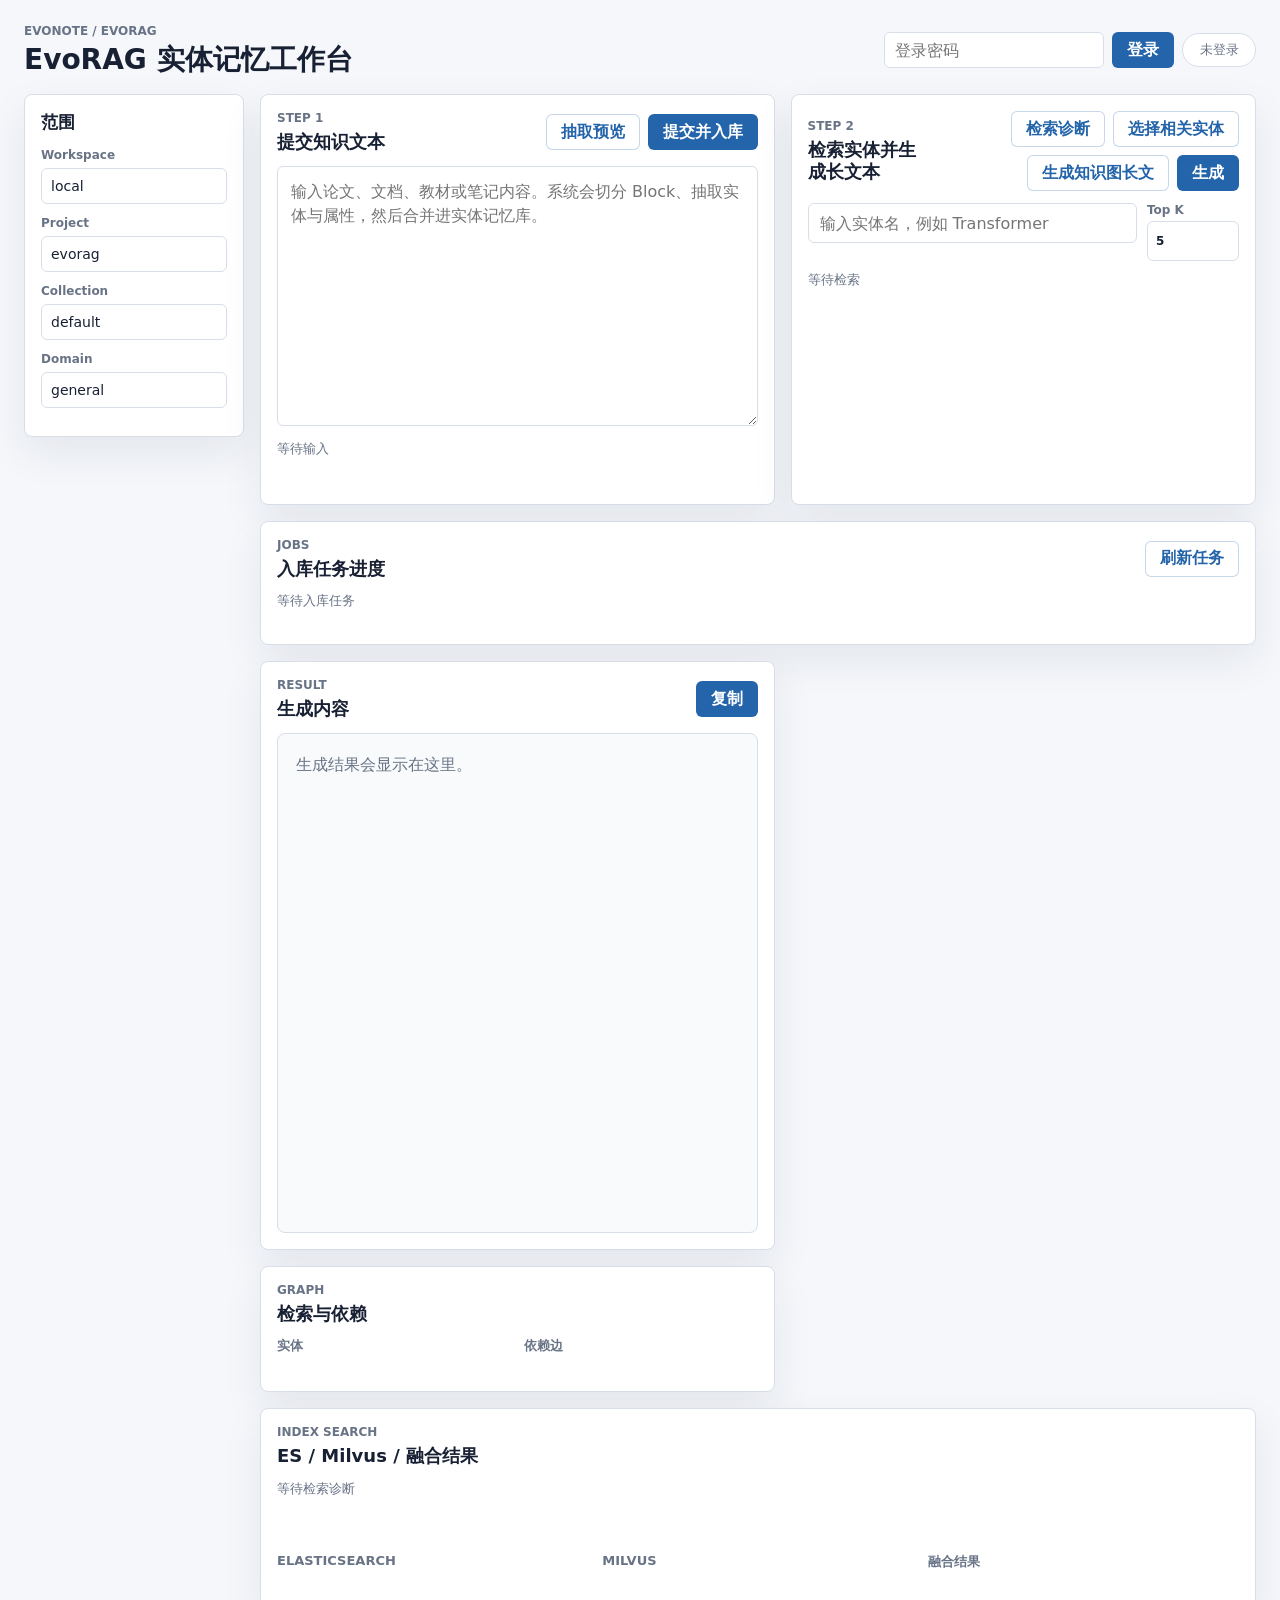
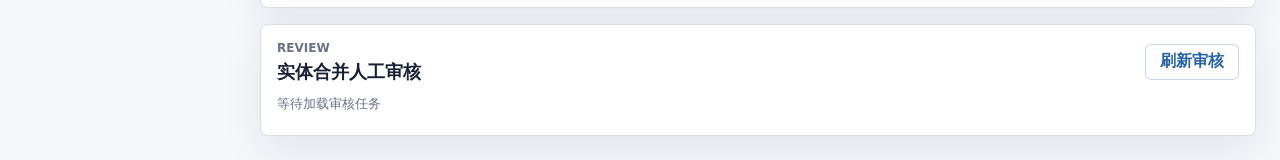
<file: backend/python/app/EvoRAG/frontend/index.html>
<!doctype html>
<html lang="zh-CN">
  <head>
    <meta charset="UTF-8" />
    <meta name="viewport" content="width=device-width, initial-scale=1.0" />
    <title>EvoRAG 工作台</title>
    <link rel="stylesheet" href="./styles.css?v=20260927-observability" />
  </head>
  <body>
    <main class="shell">
      <header class="topbar">
        <div>
          <p class="eyebrow">Evonote / EvoRAG</p>
          <h1>EvoRAG 实体记忆工作台</h1>
        </div>
        <form class="auth-bar" id="auth-form">
          <input id="password" type="password" autocomplete="current-password" placeholder="登录密码" />
          <button type="submit">登录</button>
          <span id="auth-state" class="state-pill">未登录</span>
        </form>
      </header>

      <section class="workspace">
        <aside class="side-panel">
          <h2>范围</h2>
          <label>
            Workspace
            <input id="workspace-id" value="local" />
          </label>
          <label>
            Project
            <input id="project-id" value="evorag" />
          </label>
          <label>
            Collection
            <input id="collection-id" value="default" />
          </label>
          <label>
            Domain
            <input id="domain" value="general" />
          </label>
        </aside>

        <section class="main-grid">
          <section class="panel ingest-panel">
            <div class="panel-head">
              <div>
                <p class="eyebrow">Step 1</p>
                <h2>提交知识文本</h2>
              </div>
              <div class="action-buttons">
                <button id="extract-btn" class="secondary-button" type="button">抽取预览</button>
                <button id="ingest-btn" type="button">提交并入库</button>
              </div>
            </div>
            <textarea
              id="knowledge-text"
              spellcheck="false"
              placeholder="输入论文、文档、教材或笔记内容。系统会切分 Block、抽取实体与属性，然后合并进实体记忆库。"
            ></textarea>
            <div class="status-line" id="ingest-status">等待输入</div>
            <div class="entity-strip" id="extracted-entities"></div>
            <div class="preprocess-details" id="preprocess-details"></div>
          </section>

          <section class="panel query-panel">
            <div class="panel-head">
              <div>
                <p class="eyebrow">Step 2</p>
                <h2>检索实体并生成长文本</h2>
              </div>
              <div class="action-buttons">
                <button id="index-search-btn" class="secondary-button" type="button">检索诊断</button>
                <button id="graph-candidates-btn" class="secondary-button" type="button">选择相关实体</button>
                <button id="graph-generate-btn" class="secondary-button" type="button">生成知识图长文</button>
                <button id="query-btn" type="button">生成</button>
              </div>
            </div>
            <div class="query-row">
              <input id="entity-query" placeholder="输入实体名，例如 Transformer" />
              <label class="topk-control">
                Top K
                <input id="top-k" type="number" min="1" max="20" value="5" />
              </label>
            </div>
            <div class="status-line" id="query-status">等待检索</div>
            <div id="graph-candidates" class="graph-candidate-list"></div>
          </section>

          <section class="panel job-panel">
            <div class="panel-head">
              <div>
                <p class="eyebrow">Jobs</p>
                <h2>入库任务进度</h2>
              </div>
              <button id="jobs-refresh-btn" class="secondary-button" type="button">刷新任务</button>
            </div>
            <div class="status-line" id="jobs-status">等待入库任务</div>
            <div id="worker-summary" class="worker-summary"></div>
            <div id="job-progress" class="job-progress"></div>
            <div id="job-list" class="job-list"></div>
          </section>

          <section class="panel output-panel">
            <div class="panel-head">
              <div>
                <p class="eyebrow">Result</p>
                <h2>生成内容</h2>
              </div>
              <button id="copy-answer-btn" type="button">复制</button>
            </div>
            <article id="answer" class="answer empty">生成结果会显示在这里。</article>
          </section>

          <section class="panel graph-panel">
            <div class="panel-head">
              <div>
                <p class="eyebrow">Graph</p>
                <h2>检索与依赖</h2>
              </div>
            </div>
            <div class="graph-columns">
              <div>
                <h3>实体</h3>
                <div id="retrieved-entities" class="list"></div>
              </div>
              <div>
                <h3>依赖边</h3>
                <div id="graph-edges" class="list"></div>
              </div>
            </div>
            <div id="warnings" class="warnings"></div>
          </section>

          <section class="panel index-panel">
            <div class="panel-head">
              <div>
                <p class="eyebrow">Index Search</p>
                <h2>ES / Milvus / 融合结果</h2>
              </div>
            </div>
            <div class="status-line" id="index-search-status">等待检索诊断</div>
            <div id="backend-status" class="backend-status"></div>
            <div id="index-timings" class="timing-grid"></div>
            <div class="index-columns">
              <div>
                <h3>Elasticsearch</h3>
                <div id="es-results" class="index-list"></div>
              </div>
              <div>
                <h3>Milvus</h3>
                <div id="milvus-results" class="index-list"></div>
              </div>
              <div>
                <h3>融合结果</h3>
                <div id="fused-results" class="index-list"></div>
              </div>
            </div>
            <div id="index-warnings" class="warnings"></div>
          </section>

          <section class="panel review-panel">
            <div class="panel-head">
              <div>
                <p class="eyebrow">Review</p>
                <h2>实体合并人工审核</h2>
              </div>
              <button id="review-refresh-btn" class="secondary-button" type="button">刷新审核</button>
            </div>
            <div class="status-line" id="review-status">等待加载审核任务</div>
            <div id="review-tasks" class="review-list"></div>
          </section>
        </section>
      </section>
    </main>
    <script src="./app.js?v=20260927-observability"></script>
  </body>
</html>
</file>
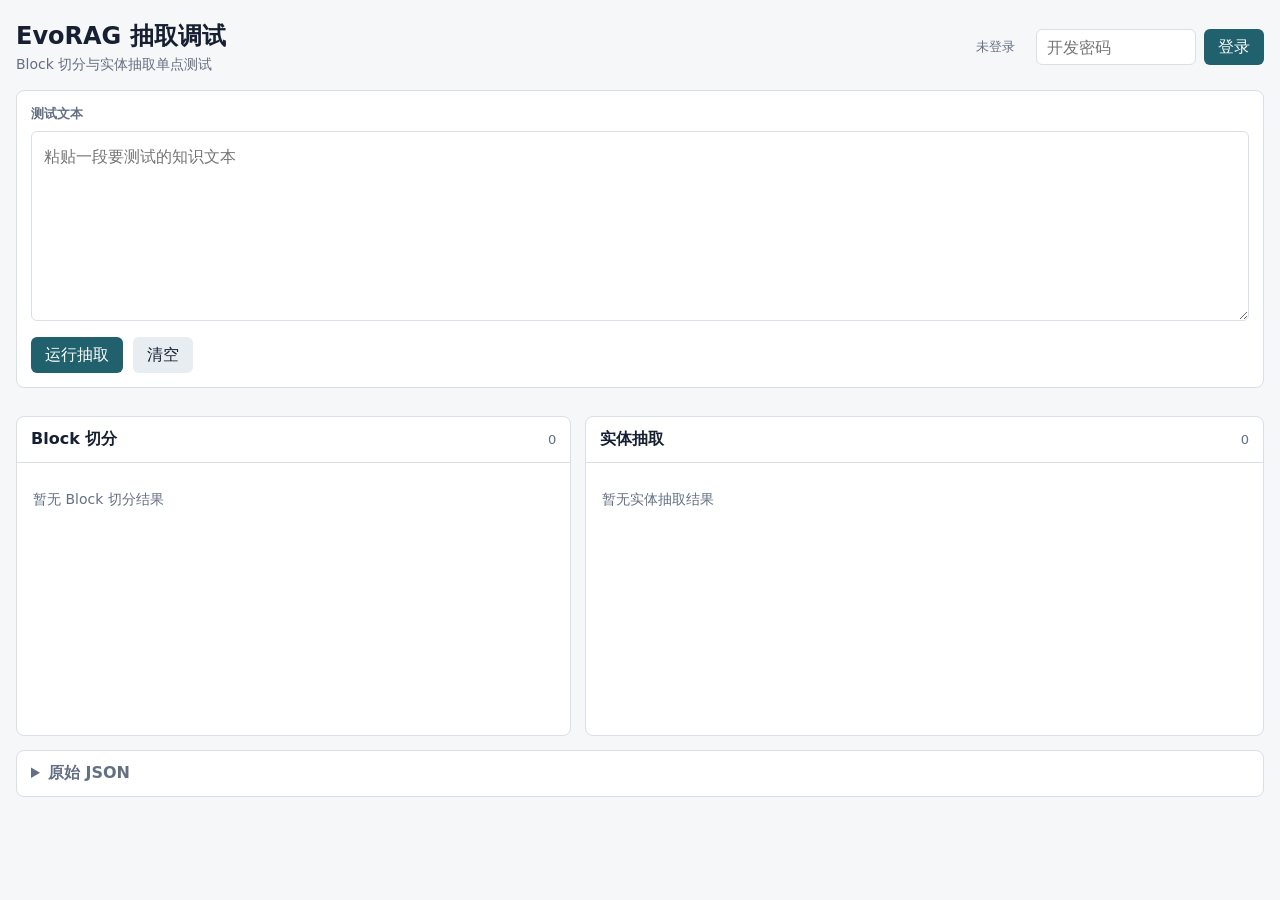
<file: backend/python/app/EvoRAG/frontend/debug/extract/index.html>
<!doctype html>
<html lang="zh-CN">
  <head>
    <meta charset="utf-8" />
    <meta name="viewport" content="width=device-width, initial-scale=1" />
    <title>EvoRAG 抽取调试</title>
    <link rel="stylesheet" href="./styles.css" />
  </head>
  <body>
    <main class="debug-shell">
      <header class="topbar">
        <div>
          <h1>EvoRAG 抽取调试</h1>
          <p>Block 切分与实体抽取单点测试</p>
        </div>
        <form id="auth-form" class="auth-form">
          <span id="auth-state">未登录</span>
          <input id="password" type="password" autocomplete="current-password" placeholder="开发密码" />
          <button type="submit">登录</button>
        </form>
      </header>

      <section class="input-band">
        <label for="knowledge-text">测试文本</label>
        <textarea id="knowledge-text" spellcheck="false" placeholder="粘贴一段要测试的知识文本"></textarea>
        <div class="action-row">
          <button id="extract-btn" type="button">运行抽取</button>
          <button id="clear-btn" type="button" class="secondary-button">清空</button>
          <span id="status-line" class="status-line"></span>
        </div>
      </section>

      <section class="summary-strip" id="summary-strip"></section>

      <section class="result-grid">
        <div class="result-panel">
          <header>
            <h2>Block 切分</h2>
            <span id="block-count">0</span>
          </header>
          <div id="block-output" class="output-list"></div>
        </div>

        <div class="result-panel">
          <header>
            <h2>实体抽取</h2>
            <span id="entity-count">0</span>
          </header>
          <div id="entity-output" class="output-list"></div>
        </div>
      </section>

      <details class="raw-panel">
        <summary>原始 JSON</summary>
        <pre id="raw-json"></pre>
      </details>
    </main>

    <script type="module" src="./app.js"></script>
  </body>
</html>
</file>
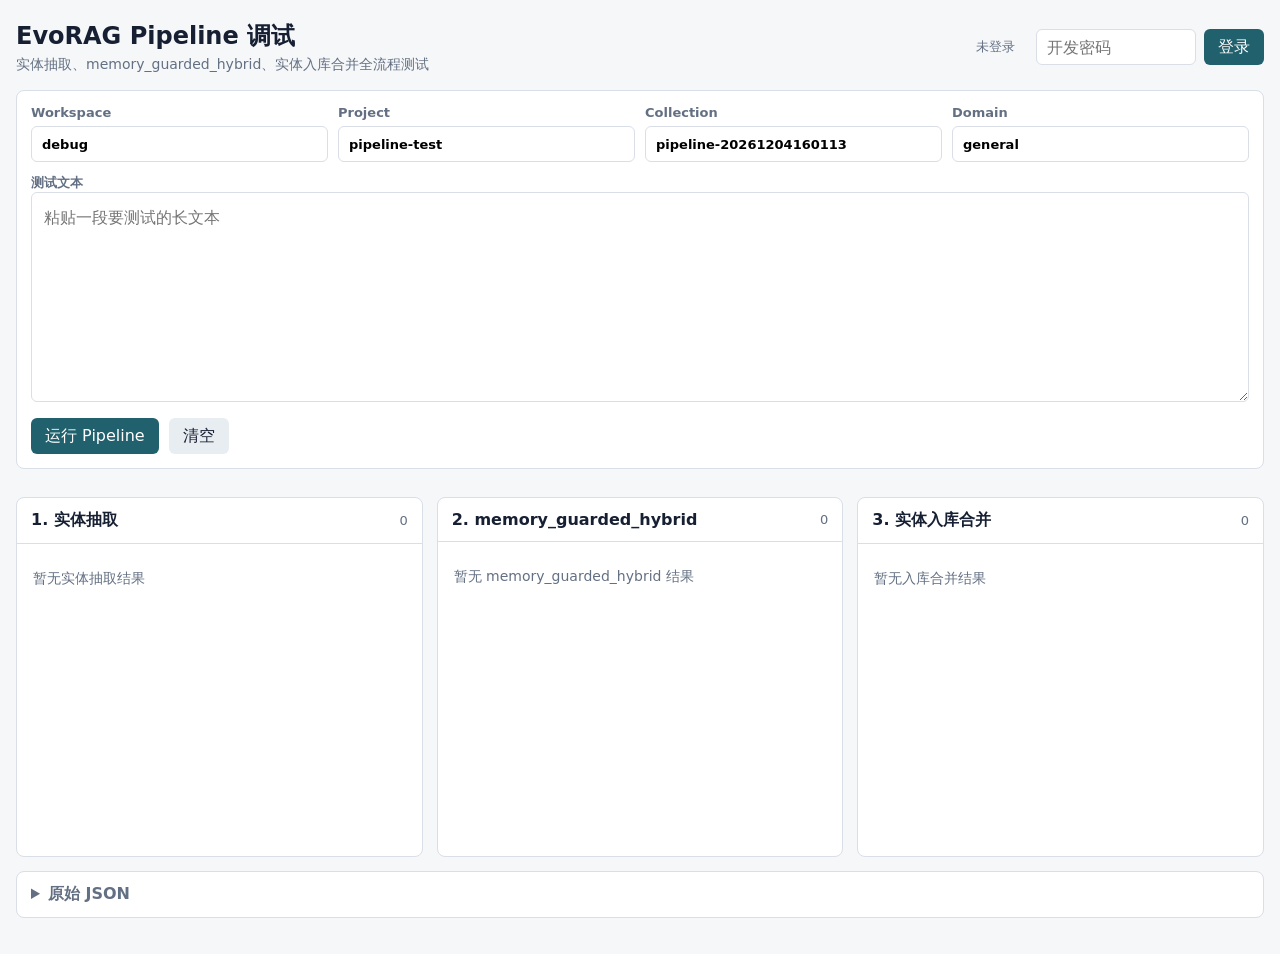
<file: backend/python/app/EvoRAG/frontend/debug/pipeline/index.html>
<!doctype html>
<html lang="zh-CN">
  <head>
    <meta charset="utf-8" />
    <meta name="viewport" content="width=device-width, initial-scale=1" />
    <title>EvoRAG Pipeline 调试</title>
    <link rel="stylesheet" href="./styles.css" />
  </head>
  <body>
    <main class="debug-shell">
      <header class="topbar">
        <div>
          <h1>EvoRAG Pipeline 调试</h1>
          <p>实体抽取、memory_guarded_hybrid、实体入库合并全流程测试</p>
        </div>
        <form id="auth-form" class="auth-form">
          <span id="auth-state">未登录</span>
          <input id="password" type="password" autocomplete="current-password" placeholder="开发密码" />
          <button type="submit">登录</button>
        </form>
      </header>

      <section class="input-band">
        <div class="scope-grid">
          <label>
            Workspace
            <input id="workspace-id" value="debug" />
          </label>
          <label>
            Project
            <input id="project-id" value="pipeline-test" />
          </label>
          <label>
            Collection
            <input id="collection-id" />
          </label>
          <label>
            Domain
            <input id="domain" value="general" />
          </label>
        </div>

        <label class="text-label" for="knowledge-text">测试文本</label>
        <textarea id="knowledge-text" spellcheck="false" placeholder="粘贴一段要测试的长文本"></textarea>
        <div class="action-row">
          <button id="pipeline-btn" type="button">运行 Pipeline</button>
          <button id="clear-btn" type="button" class="secondary-button">清空</button>
          <span id="status-line" class="status-line"></span>
        </div>
      </section>

      <section id="summary-strip" class="summary-strip"></section>

      <section class="stage-grid">
        <article class="stage-panel">
          <header>
            <h2>1. 实体抽取</h2>
            <span id="stage1-count">0</span>
          </header>
          <div id="stage1-output" class="output-list"></div>
        </article>

        <article class="stage-panel">
          <header>
            <h2>2. memory_guarded_hybrid</h2>
            <span id="stage2-count">0</span>
          </header>
          <div id="stage2-output" class="output-list"></div>
        </article>

        <article class="stage-panel">
          <header>
            <h2>3. 实体入库合并</h2>
            <span id="stage3-count">0</span>
          </header>
          <div id="stage3-output" class="output-list"></div>
        </article>
      </section>

      <details class="raw-panel">
        <summary>原始 JSON</summary>
        <pre id="raw-json"></pre>
      </details>
    </main>

    <script type="module" src="./app.js"></script>
  </body>
</html>
</file>
<file: backend/python/app/EvoRAG/frontend/styles.css>
:root {
  color-scheme: light;
  --bg: #f5f7fb;
  --surface: #ffffff;
  --surface-strong: #f8fafc;
  --line: #d8dee9;
  --text: #182033;
  --muted: #687386;
  --blue: #2364aa;
  --green: #21785d;
  --amber: #a65f00;
  --red: #b42318;
  --shadow: 0 16px 42px rgba(24, 32, 51, 0.08);
}

* {
  box-sizing: border-box;
}

body {
  margin: 0;
  min-width: 320px;
  background: var(--bg);
  color: var(--text);
  font-family:
    Inter, ui-sans-serif, system-ui, -apple-system, BlinkMacSystemFont, "Segoe UI",
    "Microsoft YaHei", sans-serif;
}

button,
input,
textarea {
  font: inherit;
}

button {
  min-height: 36px;
  border: 1px solid transparent;
  border-radius: 6px;
  background: var(--blue);
  color: #fff;
  cursor: pointer;
  padding: 0 14px;
  font-weight: 650;
}

button:hover {
  filter: brightness(0.95);
}

button:disabled {
  cursor: wait;
  opacity: 0.62;
}

.secondary-button {
  border-color: rgba(35, 100, 170, 0.26);
  background: #fff;
  color: var(--blue);
}

input,
textarea {
  width: 100%;
  border: 1px solid var(--line);
  border-radius: 6px;
  background: #fff;
  color: var(--text);
  outline: none;
}

input:focus,
textarea:focus {
  border-color: var(--blue);
  box-shadow: 0 0 0 3px rgba(35, 100, 170, 0.14);
}

.shell {
  width: min(1440px, 100%);
  margin: 0 auto;
  padding: 24px;
}

.topbar {
  display: flex;
  align-items: center;
  justify-content: space-between;
  gap: 20px;
  margin-bottom: 18px;
}

.topbar h1,
.panel h2,
.side-panel h2,
.graph-panel h3 {
  margin: 0;
  letter-spacing: 0;
}

.topbar h1 {
  font-size: 28px;
  line-height: 1.15;
}

.eyebrow {
  margin: 0 0 6px;
  color: var(--muted);
  font-size: 12px;
  font-weight: 760;
  text-transform: uppercase;
}

.auth-bar {
  display: grid;
  grid-template-columns: minmax(160px, 220px) auto auto;
  align-items: center;
  gap: 8px;
}

.auth-bar input {
  height: 36px;
  padding: 0 10px;
}

.state-pill {
  min-width: 74px;
  border: 1px solid var(--line);
  border-radius: 999px;
  background: #fff;
  color: var(--muted);
  padding: 7px 10px;
  text-align: center;
  font-size: 13px;
}

.state-pill.ready {
  border-color: rgba(33, 120, 93, 0.32);
  background: rgba(33, 120, 93, 0.08);
  color: var(--green);
}

.workspace {
  display: grid;
  grid-template-columns: 220px minmax(0, 1fr);
  gap: 16px;
}

.side-panel,
.panel {
  border: 1px solid var(--line);
  border-radius: 8px;
  background: var(--surface);
  box-shadow: var(--shadow);
}

.side-panel {
  align-self: start;
  padding: 16px;
}

.side-panel h2 {
  margin-bottom: 14px;
  font-size: 17px;
}

.side-panel label {
  display: block;
  margin-bottom: 12px;
  color: var(--muted);
  font-size: 12px;
  font-weight: 700;
}

.side-panel input {
  height: 36px;
  margin-top: 6px;
  padding: 0 9px;
  color: var(--text);
  font-size: 14px;
  font-weight: 500;
}

.main-grid {
  display: grid;
  grid-template-columns: minmax(0, 1.05fr) minmax(320px, 0.95fr);
  gap: 16px;
}

.panel {
  min-width: 0;
  padding: 16px;
}

.panel-head {
  display: flex;
  min-height: 40px;
  align-items: center;
  justify-content: space-between;
  gap: 12px;
  margin-bottom: 12px;
}

.action-buttons {
  display: flex;
  flex-wrap: wrap;
  gap: 8px;
  justify-content: flex-end;
}

.panel h2 {
  font-size: 18px;
  line-height: 1.25;
}

.ingest-panel textarea {
  min-height: 260px;
  max-height: 520px;
  resize: vertical;
  padding: 13px;
  line-height: 1.55;
}

.query-row {
  display: grid;
  grid-template-columns: minmax(0, 1fr) 92px;
  gap: 10px;
}

.query-row input {
  height: 40px;
  padding: 0 11px;
}

.topk-control {
  color: var(--muted);
  font-size: 12px;
  font-weight: 700;
}

.topk-control input {
  height: 40px;
  margin-top: 4px;
  padding: 0 8px;
}

.graph-candidate-list {
  display: grid;
  gap: 8px;
  margin-top: 12px;
}

.graph-candidate {
  display: grid;
  grid-template-columns: auto minmax(0, 1fr);
  gap: 10px;
  align-items: flex-start;
  border: 1px solid var(--line);
  border-radius: 8px;
  background: var(--surface-strong);
  padding: 10px 12px;
}

.graph-candidate input {
  margin-top: 3px;
}

.graph-candidate span {
  display: grid;
  gap: 3px;
  min-width: 0;
}

.graph-candidate strong,
.graph-candidate small {
  overflow-wrap: anywhere;
}

.graph-candidate small {
  color: var(--muted);
  font-size: 12px;
}

.status-line {
  min-height: 24px;
  margin-top: 10px;
  color: var(--muted);
  font-size: 13px;
}

.status-line.ok {
  color: var(--green);
}

.status-line.error {
  color: var(--red);
}

.entity-strip {
  display: flex;
  flex-wrap: wrap;
  gap: 8px;
  margin-top: 8px;
}

.entity-chip {
  border: 1px solid rgba(35, 100, 170, 0.24);
  border-radius: 999px;
  background: rgba(35, 100, 170, 0.08);
  color: var(--blue);
  padding: 7px 10px;
  font-size: 13px;
  font-weight: 650;
  cursor: pointer;
}

.preprocess-details {
  display: grid;
  gap: 10px;
  margin-top: 16px;
}

.preprocess-head {
  display: flex;
  align-items: baseline;
  justify-content: space-between;
  gap: 12px;
}

.preprocess-head h3 {
  margin: 0;
  font-size: 15px;
}

.preprocess-head span,
.entity-detail-head span,
.attribute-body span,
.ingest-result-item span,
.empty-state {
  color: var(--muted);
  font-size: 12px;
}

.block-detail {
  border: 1px solid var(--line);
  border-radius: 8px;
  background: var(--surface-strong);
  overflow: hidden;
}

.block-detail summary {
  display: flex;
  align-items: center;
  justify-content: space-between;
  gap: 10px;
  padding: 11px 12px;
  cursor: pointer;
}

.block-detail summary strong {
  min-width: 0;
  overflow: hidden;
  color: var(--text);
  font-size: 14px;
  text-overflow: ellipsis;
  white-space: nowrap;
}

.block-detail summary span {
  flex: 0 0 auto;
  color: var(--muted);
  font-size: 12px;
}

.block-text {
  max-height: 180px;
  margin: 0;
  overflow: auto;
  border-top: 1px solid var(--line);
  border-bottom: 1px solid var(--line);
  background: #fff;
  padding: 12px;
  color: var(--text);
  font-family: inherit;
  font-size: 13px;
  line-height: 1.6;
  white-space: pre-wrap;
}

.block-meta {
  display: flex;
  flex-wrap: wrap;
  gap: 6px;
  border-top: 1px solid var(--line);
  padding: 8px 12px;
}

.block-meta span {
  border: 1px solid rgba(35, 100, 170, 0.18);
  border-radius: 999px;
  background: rgba(35, 100, 170, 0.06);
  color: var(--muted);
  padding: 3px 7px;
  font-size: 12px;
}

.block-entities {
  display: grid;
  gap: 12px;
  padding: 12px;
}

.entity-detail {
  display: grid;
  gap: 8px;
}

.entity-detail + .entity-detail {
  border-top: 1px solid var(--line);
  padding-top: 12px;
}

.entity-detail-head {
  display: flex;
  align-items: center;
  gap: 8px;
}

.entity-name-button {
  min-height: 30px;
  border-color: rgba(35, 100, 170, 0.24);
  border-radius: 999px;
  background: rgba(35, 100, 170, 0.08);
  color: var(--blue);
  padding: 5px 9px;
  font-size: 13px;
}

.entity-admission,
.entity-description {
  margin: 0;
  color: var(--text);
  font-size: 13px;
  line-height: 1.55;
}

.entity-admission {
  color: var(--muted);
}

.attribute-list {
  display: grid;
  gap: 7px;
}

.attribute-item {
  display: grid;
  grid-template-columns: 72px minmax(0, 1fr);
  gap: 9px;
  align-items: start;
}

.attribute-label {
  color: var(--blue);
  font-size: 12px;
  font-weight: 760;
}

.attribute-body p {
  margin: 0 0 3px;
  font-size: 13px;
  line-height: 1.5;
}

.attribute-body span {
  display: block;
  line-height: 1.45;
}

.block-warnings {
  border-bottom: 1px solid var(--line);
  padding: 9px 12px;
  color: var(--amber);
  font-size: 13px;
}

.empty-state {
  border: 1px dashed var(--line);
  border-radius: 6px;
  padding: 10px;
}

.ingest-result-list {
  display: grid;
  gap: 8px;
  margin-top: 2px;
}

.ingest-result-list h3 {
  margin: 4px 0 0;
  font-size: 15px;
}

.ingest-result-item {
  display: grid;
  gap: 3px;
  border: 1px solid var(--line);
  border-radius: 6px;
  background: #fff;
  padding: 9px 10px;
}

.ingest-result-item strong {
  font-size: 13px;
}

.output-panel {
  grid-row: span 2;
}

.answer {
  min-height: 500px;
  max-height: 70vh;
  overflow: auto;
  border: 1px solid var(--line);
  border-radius: 8px;
  background: var(--surface-strong);
  padding: 18px;
  line-height: 1.65;
}

.answer.empty {
  color: var(--muted);
}

.answer h1,
.answer h2,
.answer h3 {
  margin: 16px 0 8px;
  letter-spacing: 0;
}

.answer h1 {
  margin-top: 0;
  font-size: 24px;
}

.answer h2 {
  font-size: 19px;
}

.answer h3 {
  font-size: 15px;
  color: var(--blue);
}

.answer p,
.answer ul {
  margin: 8px 0;
}

.answer li {
  margin: 4px 0;
}

.graph-panel {
  grid-column: 1;
}

.graph-columns,
.index-columns {
  display: grid;
  gap: 14px;
}

.graph-columns {
  grid-template-columns: 1fr 1fr;
}

.index-columns {
  grid-template-columns: repeat(3, minmax(0, 1fr));
}

.graph-panel h3,
.index-panel h3 {
  margin-bottom: 8px;
  color: var(--muted);
  font-size: 13px;
  text-transform: uppercase;
}

.index-panel {
  grid-column: 1 / -1;
}

.review-panel {
  grid-column: 1 / -1;
}

.job-panel {
  grid-column: 1 / -1;
}

.worker-summary {
  display: grid;
  grid-template-columns: repeat(6, minmax(0, 1fr));
  gap: 8px;
  margin-bottom: 12px;
}

.worker-summary div {
  display: grid;
  gap: 3px;
  border: 1px solid var(--line);
  border-radius: 6px;
  background: var(--surface-strong);
  padding: 8px 10px;
}

.worker-summary span {
  color: var(--muted);
  font-size: 12px;
}

.worker-summary strong {
  overflow: hidden;
  color: var(--text);
  font-size: 13px;
  text-overflow: ellipsis;
  white-space: nowrap;
}

.job-progress {
  display: grid;
  gap: 10px;
}

.job-progress-head {
  display: flex;
  align-items: baseline;
  justify-content: space-between;
  gap: 12px;
}

.job-progress-head span {
  color: var(--muted);
  font-size: 12px;
}

.job-progress-bar {
  height: 10px;
  overflow: hidden;
  border-radius: 999px;
  background: rgba(35, 100, 170, 0.1);
}

.job-progress-bar div {
  height: 100%;
  border-radius: inherit;
  background: var(--green);
  transition: width 180ms ease;
}

.job-status-counts {
  display: flex;
  flex-wrap: wrap;
  gap: 7px;
}

.job-status-counts span {
  border: 1px solid rgba(35, 100, 170, 0.18);
  border-radius: 999px;
  background: rgba(35, 100, 170, 0.06);
  color: var(--muted);
  padding: 4px 8px;
  font-size: 12px;
}

.incoming-status-list,
.job-list {
  display: grid;
  gap: 8px;
}

.incoming-status-item {
  display: grid;
  grid-template-columns: minmax(0, 1fr) auto;
  gap: 10px;
  align-items: center;
  border: 1px solid var(--line);
  border-left: 4px solid var(--muted);
  border-radius: 6px;
  background: #fff;
  padding: 10px;
}

.incoming-status-item.status-processing {
  border-left-color: var(--blue);
}

.incoming-status-item.status-auto_merged,
.incoming-status-item.status-manual_merged,
.incoming-status-item.status-new_created,
.incoming-status-item.status-completed {
  border-left-color: var(--green);
}

.incoming-status-item.status-needs_review {
  border-left-color: var(--amber);
}

.incoming-status-item.status-failed,
.incoming-status-item.status-dead_letter {
  border-left-color: var(--red);
}

.incoming-status-item strong {
  display: block;
  margin-bottom: 3px;
  font-size: 14px;
}

.incoming-status-item span,
.incoming-status-item p {
  margin: 0;
  color: var(--muted);
  font-size: 12px;
  line-height: 1.45;
}

.job-list-item {
  min-height: 42px;
  border-color: var(--line);
  background: #fff;
  color: var(--text);
  text-align: left;
}

.backend-status,
.timing-grid {
  display: grid;
  grid-template-columns: repeat(6, minmax(0, 1fr));
  gap: 8px;
}

.backend-status {
  margin: 10px 0 12px;
}

.timing-grid {
  margin: 0 0 14px;
}

.preprocess-timing-grid {
  grid-template-columns: repeat(5, minmax(0, 1fr));
  margin: 0 0 4px;
}

.backend-status div,
.timing-grid div {
  display: grid;
  gap: 3px;
  border: 1px solid var(--line);
  border-radius: 6px;
  background: var(--surface-strong);
  padding: 8px 10px;
}

.backend-status span,
.timing-grid span {
  color: var(--muted);
  font-size: 12px;
}

.backend-status strong,
.timing-grid strong {
  overflow: hidden;
  color: var(--text);
  font-size: 13px;
  text-overflow: ellipsis;
  white-space: nowrap;
}

.index-list {
  display: grid;
  gap: 10px;
}

.review-list {
  display: grid;
  gap: 12px;
}

.review-card {
  display: grid;
  gap: 10px;
  border: 1px solid var(--line);
  border-radius: 8px;
  background: var(--surface-strong);
  padding: 12px;
}

.review-head {
  display: grid;
  gap: 4px;
}

.review-head strong {
  color: var(--text);
  font-size: 15px;
}

.review-head span,
.review-description,
.review-candidate-body span {
  color: var(--muted);
  font-size: 12px;
}

.review-description,
.review-candidate-body p {
  margin: 0;
  line-height: 1.55;
}

.review-actions,
.review-candidate-actions {
  display: flex;
  flex-wrap: wrap;
  gap: 8px;
}

.review-candidates {
  display: grid;
  gap: 8px;
}

.review-candidate {
  display: grid;
  grid-template-columns: minmax(0, 1fr) auto;
  gap: 10px;
  align-items: start;
  border: 1px solid var(--line);
  border-radius: 6px;
  background: #fff;
  padding: 10px;
}

.review-candidate-body {
  display: grid;
  gap: 4px;
}

.review-candidate-body strong {
  font-size: 14px;
}

.index-result-card {
  display: grid;
  gap: 8px;
  border: 1px solid var(--line);
  border-radius: 6px;
  background: var(--surface-strong);
  padding: 10px;
  font-size: 13px;
}

.index-result-head {
  display: grid;
  gap: 3px;
}

.index-result-head strong {
  color: var(--text);
  font-size: 14px;
}

.index-result-head span,
.index-result-meta,
.index-attributes span {
  color: var(--muted);
  font-size: 12px;
}

.index-result-card p {
  margin: 0;
  line-height: 1.5;
}

.index-attributes {
  display: grid;
  gap: 5px;
}

.index-attributes div {
  display: grid;
  grid-template-columns: 64px minmax(0, 1fr);
  gap: 7px;
}

.index-attributes b {
  color: var(--blue);
  font-size: 12px;
}

.list {
  display: grid;
  gap: 8px;
}

.list-item {
  border: 1px solid var(--line);
  border-radius: 6px;
  background: var(--surface-strong);
  padding: 10px;
  font-size: 13px;
}

.list-item strong {
  display: block;
  margin-bottom: 3px;
  color: var(--text);
  font-size: 14px;
}

.list-item span {
  color: var(--muted);
}

.warnings {
  margin-top: 12px;
  color: var(--amber);
  font-size: 13px;
}

@media (max-width: 980px) {
  .shell {
    padding: 16px;
  }

  .topbar,
  .workspace,
  .main-grid,
    .graph-columns,
    .index-columns,
    .backend-status,
    .worker-summary,
    .timing-grid {
    grid-template-columns: 1fr;
  }

  .topbar {
    display: grid;
  }

  .auth-bar {
    grid-template-columns: 1fr auto auto;
  }

  .output-panel,
  .graph-panel {
    grid-column: auto;
    grid-row: auto;
  }
}

@media (max-width: 560px) {
  .auth-bar,
  .query-row,
  .panel-head {
    grid-template-columns: 1fr;
    display: grid;
  }

  .panel-head button,
  .auth-bar button {
    width: 100%;
  }

  .action-buttons {
    display: grid;
  }

  .preprocess-head,
  .block-detail summary,
  .entity-detail-head,
  .attribute-item,
  .incoming-status-item,
  .review-candidate,
  .index-attributes div {
    grid-template-columns: 1fr;
    display: grid;
  }

  .block-detail summary strong {
    white-space: normal;
  }
}
</file>
<file: backend/python/app/EvoRAG/frontend/debug/extract/styles.css>
:root {
  color-scheme: light;
  --bg: #f6f7f9;
  --panel: #ffffff;
  --text: #172033;
  --muted: #637083;
  --line: #d9dee7;
  --accent: #21606d;
  --accent-strong: #164b56;
  --ok: #1d7a45;
  --error: #b42318;
  --warn-bg: #fff8e6;
  --code-bg: #111827;
  --code-text: #e5e7eb;
}

* {
  box-sizing: border-box;
}

body {
  margin: 0;
  background: var(--bg);
  color: var(--text);
  font-family:
    Inter, "Segoe UI", "Microsoft YaHei", system-ui, -apple-system, BlinkMacSystemFont, sans-serif;
}

button,
input,
textarea {
  font: inherit;
}

button {
  border: 0;
  border-radius: 6px;
  background: var(--accent);
  color: #fff;
  cursor: pointer;
  min-height: 36px;
  padding: 0 14px;
}

button:hover {
  background: var(--accent-strong);
}

button:disabled {
  cursor: not-allowed;
  opacity: 0.62;
}

.secondary-button {
  background: #e8edf2;
  color: var(--text);
}

.secondary-button:hover {
  background: #dce3eb;
}

.debug-shell {
  width: min(1480px, calc(100vw - 32px));
  margin: 0 auto;
  padding: 20px 0 36px;
}

.topbar {
  display: flex;
  align-items: center;
  justify-content: space-between;
  gap: 20px;
  margin-bottom: 16px;
}

.topbar h1 {
  margin: 0;
  font-size: 24px;
  font-weight: 720;
}

.topbar p {
  margin: 4px 0 0;
  color: var(--muted);
  font-size: 14px;
}

.auth-form {
  display: flex;
  align-items: center;
  gap: 8px;
}

.auth-form span {
  color: var(--muted);
  font-size: 13px;
  min-width: 52px;
}

.auth-form span.ready {
  color: var(--ok);
}

.auth-form input {
  width: 160px;
  height: 36px;
  border: 1px solid var(--line);
  border-radius: 6px;
  padding: 0 10px;
}

.input-band,
.result-panel,
.raw-panel {
  border: 1px solid var(--line);
  border-radius: 8px;
  background: var(--panel);
}

.input-band {
  padding: 14px;
}

.input-band label {
  display: block;
  margin-bottom: 8px;
  color: var(--muted);
  font-size: 13px;
  font-weight: 650;
}

textarea {
  width: 100%;
  min-height: 190px;
  resize: vertical;
  border: 1px solid var(--line);
  border-radius: 6px;
  padding: 12px;
  line-height: 1.58;
  color: var(--text);
}

.action-row {
  display: flex;
  align-items: center;
  gap: 10px;
  margin-top: 12px;
}

.status-line {
  color: var(--muted);
  font-size: 13px;
}

.status-line.ok {
  color: var(--ok);
}

.status-line.error {
  color: var(--error);
}

.summary-strip {
  display: grid;
  grid-template-columns: repeat(4, minmax(0, 1fr));
  gap: 10px;
  margin: 14px 0;
}

.summary-item {
  border: 1px solid var(--line);
  border-radius: 8px;
  background: var(--panel);
  padding: 10px 12px;
}

.summary-item span {
  display: block;
  color: var(--muted);
  font-size: 12px;
}

.summary-item strong {
  display: block;
  margin-top: 4px;
  font-size: 18px;
}

.result-grid {
  display: grid;
  grid-template-columns: minmax(0, 0.9fr) minmax(0, 1.1fr);
  gap: 14px;
  align-items: start;
}

.result-panel {
  min-height: 320px;
  overflow: hidden;
}

.result-panel > header {
  display: flex;
  align-items: center;
  justify-content: space-between;
  gap: 10px;
  border-bottom: 1px solid var(--line);
  padding: 12px 14px;
}

.result-panel h2 {
  margin: 0;
  font-size: 16px;
}

.result-panel header span {
  color: var(--muted);
  font-size: 13px;
}

.output-list {
  display: grid;
  gap: 10px;
  padding: 12px;
}

.empty-state {
  color: var(--muted);
  font-size: 14px;
  padding: 16px 4px;
}

.block-item,
.entity-item {
  border: 1px solid var(--line);
  border-radius: 8px;
  background: #fbfcfe;
  overflow: hidden;
}

.item-head {
  display: flex;
  align-items: flex-start;
  justify-content: space-between;
  gap: 12px;
  border-bottom: 1px solid var(--line);
  padding: 10px 12px;
}

.item-head strong {
  display: block;
  font-size: 14px;
}

.item-head span {
  color: var(--muted);
  font-size: 12px;
  white-space: nowrap;
}

.meta-row {
  display: flex;
  flex-wrap: wrap;
  gap: 6px;
  padding: 10px 12px 0;
}

.meta-row span {
  border-radius: 999px;
  background: #edf3f5;
  color: #264d57;
  font-size: 12px;
  padding: 4px 8px;
}

.block-text,
.raw-panel pre {
  white-space: pre-wrap;
  overflow-wrap: anywhere;
}

.block-text {
  margin: 10px 12px 12px;
  border-radius: 6px;
  background: #f0f3f7;
  color: #263244;
  padding: 10px;
  line-height: 1.55;
  font-size: 13px;
}

.entity-body {
  padding: 10px 12px 12px;
}

.identity {
  margin: 0 0 10px;
  color: #334155;
  line-height: 1.5;
}

.score-grid {
  display: grid;
  grid-template-columns: repeat(3, minmax(0, 1fr));
  gap: 6px;
  margin-bottom: 10px;
}

.score-grid div {
  border-radius: 6px;
  background: #eef2f7;
  padding: 6px 8px;
}

.score-grid span {
  display: block;
  color: var(--muted);
  font-size: 11px;
}

.score-grid strong {
  font-size: 13px;
}

.attribute-group {
  border-top: 1px solid var(--line);
  padding-top: 10px;
  margin-top: 10px;
}

.attribute-group h3 {
  margin: 0 0 8px;
  color: var(--muted);
  font-size: 13px;
}

.attribute-row {
  border-left: 3px solid #90aeb6;
  padding: 2px 0 8px 10px;
  margin-bottom: 8px;
}

.attribute-row p {
  margin: 0;
  line-height: 1.5;
}

.attribute-row span {
  display: block;
  margin-top: 4px;
  color: var(--muted);
  font-size: 12px;
  line-height: 1.45;
}

.warning-list {
  margin-top: 10px;
  border-radius: 6px;
  background: var(--warn-bg);
  color: #7a4b00;
  padding: 8px 10px;
  font-size: 12px;
}

.raw-panel {
  margin-top: 14px;
}

.raw-panel summary {
  cursor: pointer;
  padding: 12px 14px;
  color: var(--muted);
  font-weight: 650;
}

.raw-panel pre {
  margin: 0;
  max-height: 520px;
  overflow: auto;
  background: var(--code-bg);
  color: var(--code-text);
  padding: 14px;
  font-size: 12px;
  line-height: 1.55;
}

@media (max-width: 980px) {
  .debug-shell {
    width: min(100vw - 20px, 760px);
    padding-top: 12px;
  }

  .topbar,
  .auth-form,
  .action-row {
    align-items: stretch;
    flex-direction: column;
  }

  .auth-form input,
  .auth-form button,
  .action-row button {
    width: 100%;
  }

  .summary-strip,
  .result-grid,
  .score-grid {
    grid-template-columns: 1fr;
  }
}
</file>
<file: backend/python/app/EvoRAG/frontend/debug/pipeline/styles.css>
:root {
  color-scheme: light;
  --bg: #f6f7f9;
  --panel: #ffffff;
  --text: #172033;
  --muted: #637083;
  --line: #d9dee7;
  --accent: #21606d;
  --accent-strong: #164b56;
  --ok: #1d7a45;
  --error: #b42318;
  --warn-bg: #fff8e6;
  --code-bg: #111827;
  --code-text: #e5e7eb;
}

* {
  box-sizing: border-box;
}

body {
  margin: 0;
  background: var(--bg);
  color: var(--text);
  font-family:
    Inter, "Segoe UI", "Microsoft YaHei", system-ui, -apple-system, BlinkMacSystemFont, sans-serif;
}

button,
input,
textarea {
  font: inherit;
}

button {
  min-height: 36px;
  border: 0;
  border-radius: 6px;
  background: var(--accent);
  color: #fff;
  cursor: pointer;
  padding: 0 14px;
}

button:hover {
  background: var(--accent-strong);
}

button:disabled {
  cursor: not-allowed;
  opacity: 0.62;
}

.secondary-button {
  background: #e8edf2;
  color: var(--text);
}

.secondary-button:hover {
  background: #dce3eb;
}

.debug-shell {
  width: min(1600px, calc(100vw - 32px));
  margin: 0 auto;
  padding: 20px 0 36px;
}

.topbar {
  display: flex;
  align-items: center;
  justify-content: space-between;
  gap: 20px;
  margin-bottom: 16px;
}

.topbar h1 {
  margin: 0;
  font-size: 24px;
  font-weight: 720;
}

.topbar p {
  margin: 4px 0 0;
  color: var(--muted);
  font-size: 14px;
}

.auth-form {
  display: flex;
  align-items: center;
  gap: 8px;
}

.auth-form span {
  min-width: 52px;
  color: var(--muted);
  font-size: 13px;
}

.auth-form span.ready {
  color: var(--ok);
}

.auth-form input,
.scope-grid input {
  height: 36px;
  border: 1px solid var(--line);
  border-radius: 6px;
  padding: 0 10px;
}

.auth-form input {
  width: 160px;
}

.input-band,
.stage-panel,
.raw-panel {
  border: 1px solid var(--line);
  border-radius: 8px;
  background: var(--panel);
}

.input-band {
  padding: 14px;
}

.scope-grid {
  display: grid;
  grid-template-columns: repeat(4, minmax(0, 1fr));
  gap: 10px;
  margin-bottom: 12px;
}

.scope-grid label,
.text-label {
  display: grid;
  gap: 6px;
  color: var(--muted);
  font-size: 13px;
  font-weight: 650;
}

textarea {
  width: 100%;
  min-height: 210px;
  resize: vertical;
  border: 1px solid var(--line);
  border-radius: 6px;
  padding: 12px;
  color: var(--text);
  line-height: 1.58;
}

.action-row {
  display: flex;
  align-items: center;
  gap: 10px;
  margin-top: 12px;
}

.status-line {
  color: var(--muted);
  font-size: 13px;
}

.status-line.ok {
  color: var(--ok);
}

.status-line.error {
  color: var(--error);
}

.summary-strip {
  display: grid;
  grid-template-columns: repeat(5, minmax(0, 1fr));
  gap: 10px;
  margin: 14px 0;
}

.summary-item {
  border: 1px solid var(--line);
  border-radius: 8px;
  background: var(--panel);
  padding: 10px 12px;
}

.summary-item span {
  display: block;
  color: var(--muted);
  font-size: 12px;
}

.summary-item strong {
  display: block;
  margin-top: 4px;
  overflow-wrap: anywhere;
  font-size: 16px;
}

.stage-grid {
  display: grid;
  grid-template-columns: repeat(3, minmax(0, 1fr));
  gap: 14px;
  align-items: start;
}

.stage-panel {
  min-height: 360px;
  overflow: hidden;
}

.stage-panel > header {
  display: flex;
  align-items: center;
  justify-content: space-between;
  gap: 10px;
  border-bottom: 1px solid var(--line);
  padding: 12px 14px;
}

.stage-panel h2 {
  margin: 0;
  font-size: 16px;
}

.stage-panel header span {
  color: var(--muted);
  font-size: 13px;
}

.output-list {
  display: grid;
  gap: 10px;
  padding: 12px;
}

.empty-state {
  color: var(--muted);
  font-size: 14px;
  padding: 14px 4px;
}

.result-item {
  border: 1px solid var(--line);
  border-radius: 8px;
  background: #fbfcfe;
  overflow: hidden;
}

.item-head {
  display: flex;
  align-items: flex-start;
  justify-content: space-between;
  gap: 12px;
  border-bottom: 1px solid var(--line);
  padding: 10px 12px;
}

.item-head strong {
  display: block;
  overflow-wrap: anywhere;
  font-size: 14px;
}

.item-head span {
  flex: 0 0 auto;
  color: var(--muted);
  font-size: 12px;
}

.entity-line {
  display: grid;
  gap: 4px;
  padding: 10px 12px;
}

.entity-line strong {
  font-size: 14px;
}

.entity-line span {
  color: var(--muted);
  overflow-wrap: anywhere;
  font-size: 12px;
  line-height: 1.45;
}

.meta-row {
  display: flex;
  flex-wrap: wrap;
  gap: 6px;
  padding: 10px 12px 0;
}

.meta-row:last-child {
  padding-bottom: 10px;
}

.meta-row span {
  border-radius: 999px;
  background: #edf3f5;
  color: #264d57;
  overflow-wrap: anywhere;
  font-size: 12px;
  padding: 4px 8px;
}

.section-title {
  margin: 12px 12px 0;
  color: var(--muted);
  font-size: 13px;
}

.warning-line {
  margin: 0 12px 12px;
  border-radius: 6px;
  background: var(--warn-bg);
  color: #7a4b00;
  padding: 8px 10px;
  font-size: 12px;
}

.inline-json,
.raw-panel pre {
  white-space: pre-wrap;
  overflow-wrap: anywhere;
}

.inline-json {
  margin: 10px 12px 12px;
  border-radius: 6px;
  background: #f0f3f7;
  color: #263244;
  padding: 10px;
  font-size: 12px;
  line-height: 1.55;
}

.raw-panel {
  margin-top: 14px;
}

.raw-panel summary {
  cursor: pointer;
  padding: 12px 14px;
  color: var(--muted);
  font-weight: 650;
}

.raw-panel pre {
  margin: 0;
  max-height: 560px;
  overflow: auto;
  background: var(--code-bg);
  color: var(--code-text);
  padding: 14px;
  font-size: 12px;
  line-height: 1.55;
}

@media (max-width: 1180px) {
  .stage-grid {
    grid-template-columns: 1fr;
  }
}

@media (max-width: 820px) {
  .debug-shell {
    width: min(100vw - 20px, 760px);
    padding-top: 12px;
  }

  .topbar,
  .auth-form,
  .action-row {
    align-items: stretch;
    flex-direction: column;
  }

  .auth-form input,
  .auth-form button,
  .action-row button {
    width: 100%;
  }

  .scope-grid,
  .summary-strip {
    grid-template-columns: 1fr;
  }
}
</file>
